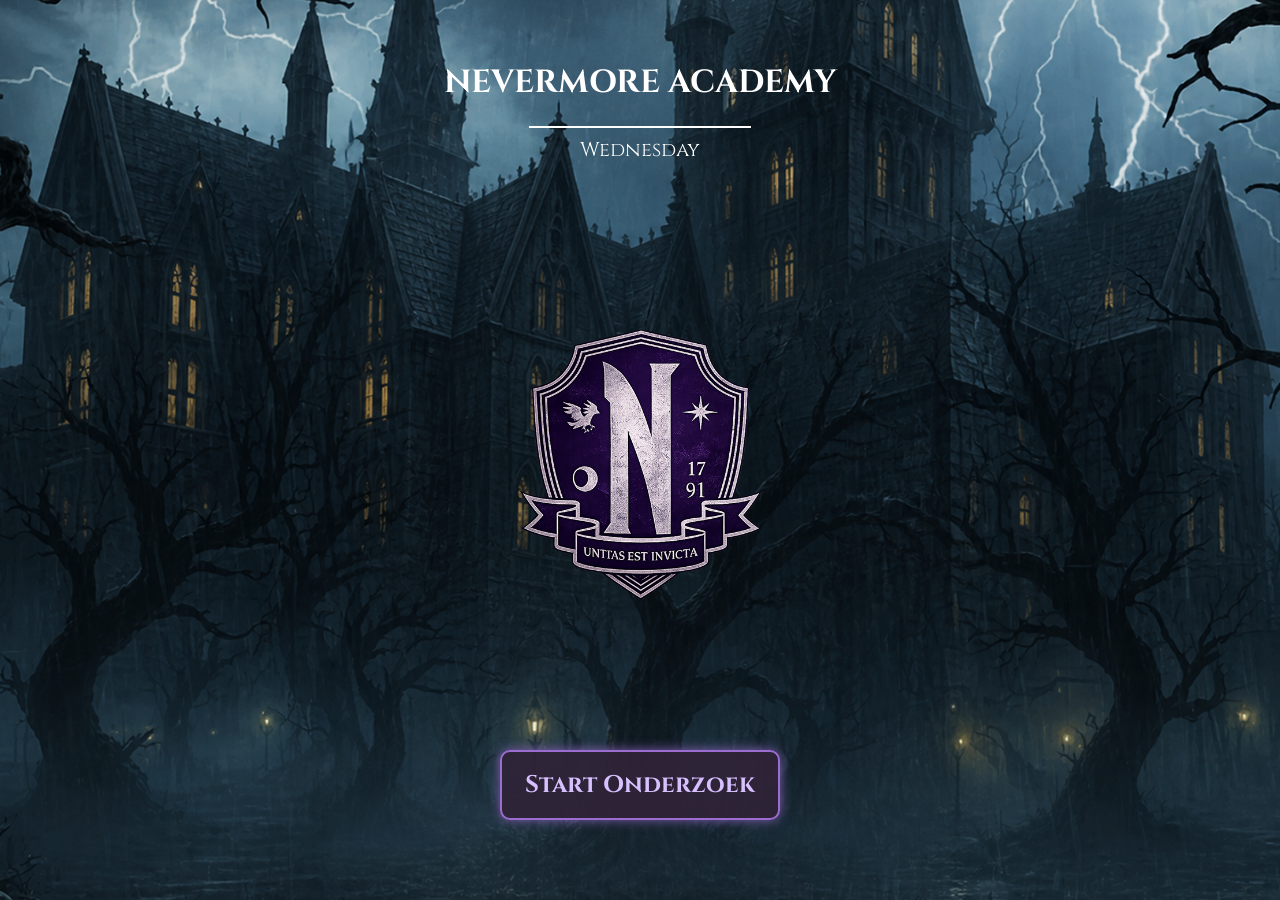
<file: index.html>
<!DOCTYPE html>
<html lang="en">
<head>
    <meta charset="UTF-8">
    <meta name="viewport" content="width=device-width, initial-scale=1.0">
    <title>Home</title>
    <link rel="stylesheet" href="css/home.css">
    <link href="https://fonts.googleapis.com/css2?family=Cinzel&display=swap" rel="stylesheet">
</head>
<body>
    <div class="titel">
    <h1>NEVERMORE ACADEMY</h1>
    <hr>
    <h2>Wednesday</h2>
</div>

    <img src="images/Logo.png" class="logo">

    <a href="beschrijving.html">
        <button>Start Onderzoek</button>
</body>
</html>
</file>
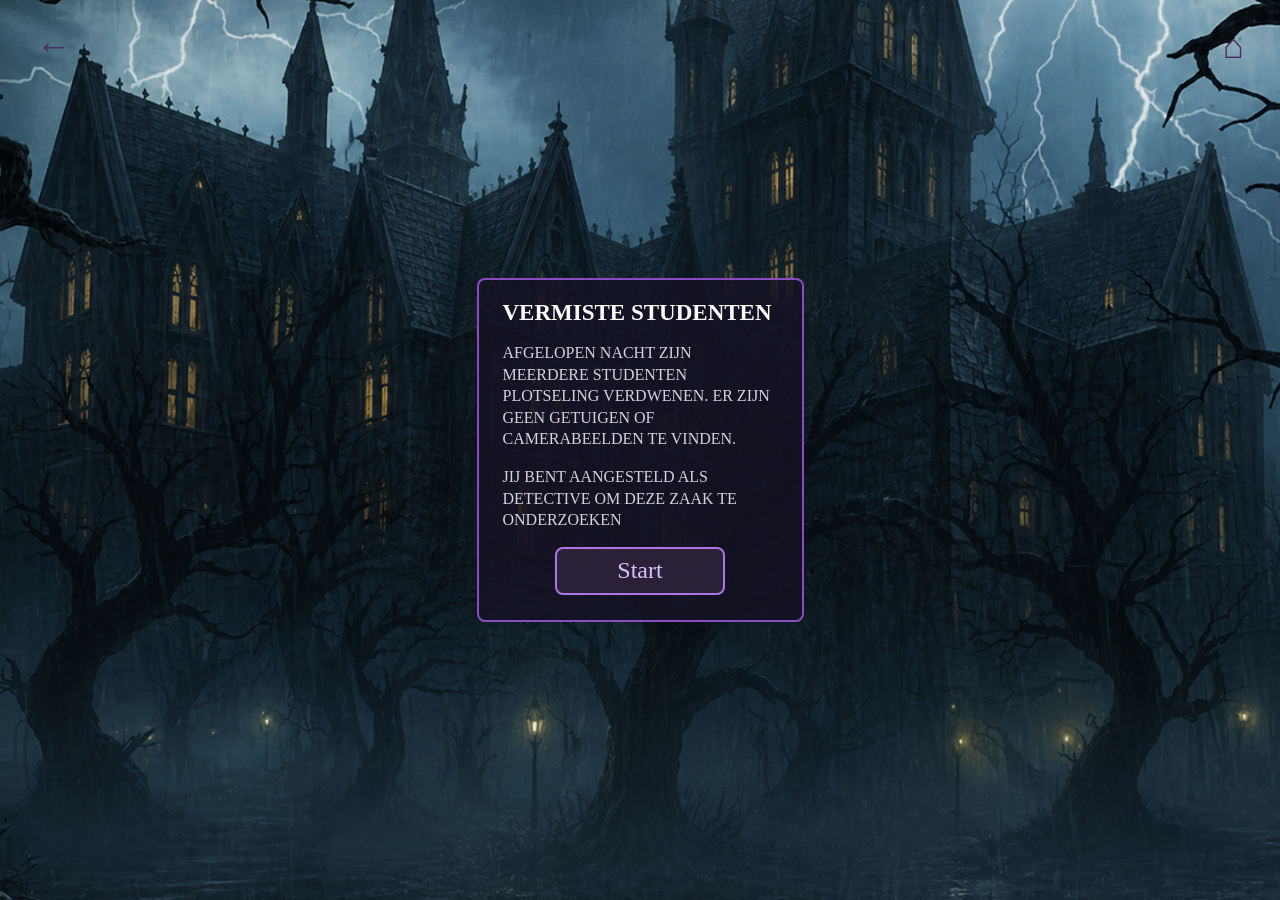
<file: Beschrijving.html>
<!DOCTYPE html>
<html lang="nl">
<head>
    <meta charset="UTF-8">
    <meta name="viewport" content="width=device-width, initial-scale=1.0">
    <title>Vermiste Studenten</title>
    <link rel="stylesheet" href="css/beschrijving.css">
</head>
<body>

    <button class="back" onclick="history.back()">←</button>
    <button class="home" onclick="window.location.href='index.html'">⌂</button>

    <div class="story-box">
        <h1>Vermiste Studenten</h1>

        <p>
            Afgelopen nacht zijn meerdere studenten plotseling verdwenen.
            Er zijn geen getuigen of camerabeelden te vinden.
        </p>

        <p>
            Jij bent aangesteld als detective om deze zaak te onderzoeken
        </p>

        <a href="Puzzel1.html">
            <button class="start-btn">Start</button>
        </a>
    </div>

</body>
</html>
</file>
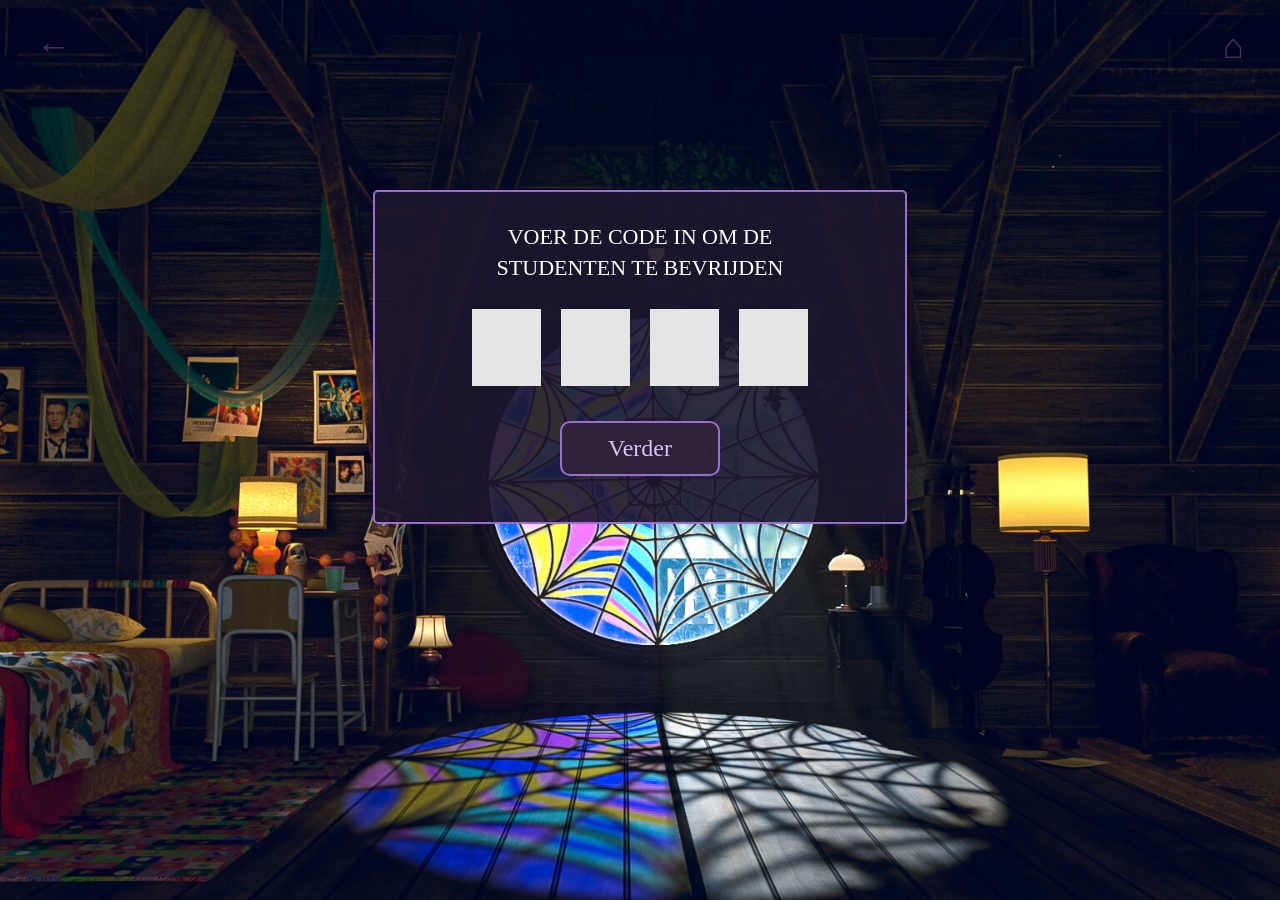
<file: Code_invoeren.html>
<!DOCTYPE html>
<html lang="nl">
<head>
  <meta charset="UTF-8" />
  <meta name="viewport" content="width=device-width, initial-scale=1.0" />
  <title>Code</title>
  <link rel="stylesheet" href="css/code_invoeren.css" />
</head>
<body>
    <div class="game-screen">

    <button class="back" onclick="history.back()">←</button>
    <button class="home" onclick="window.location.href='index.html'">⌂</button>

    <div class="code-box">

        <h1>
            Voer de code in om de<br>
            studenten te bevrijden
        </h1>

        <div class="code-letters">
            <input type="text" maxlength="1" class="code-input">
            <input type="text" maxlength="1" class="code-input">
            <input type="text" maxlength="1" class="code-input">
            <input type="text" maxlength="1" class="code-input">
        </div>
        
        <button class="next-btn">Verder</button>

    </div>

</div>

<div id="wrongPopup" class="popup hidden">

    <div class="popup-content">

        <h2>Je hebt het fout!</h2>

        <p class="wrong-text">
            De studenten zijn nog<br>
            steeds spoorloos
        </p>

        <button id="opnieuwBtn">
            Probeer opnieuw
        </button>

    </div>

</div>

<script src="js/code_invoeren.js"></script>
</body>
</html>
</file>
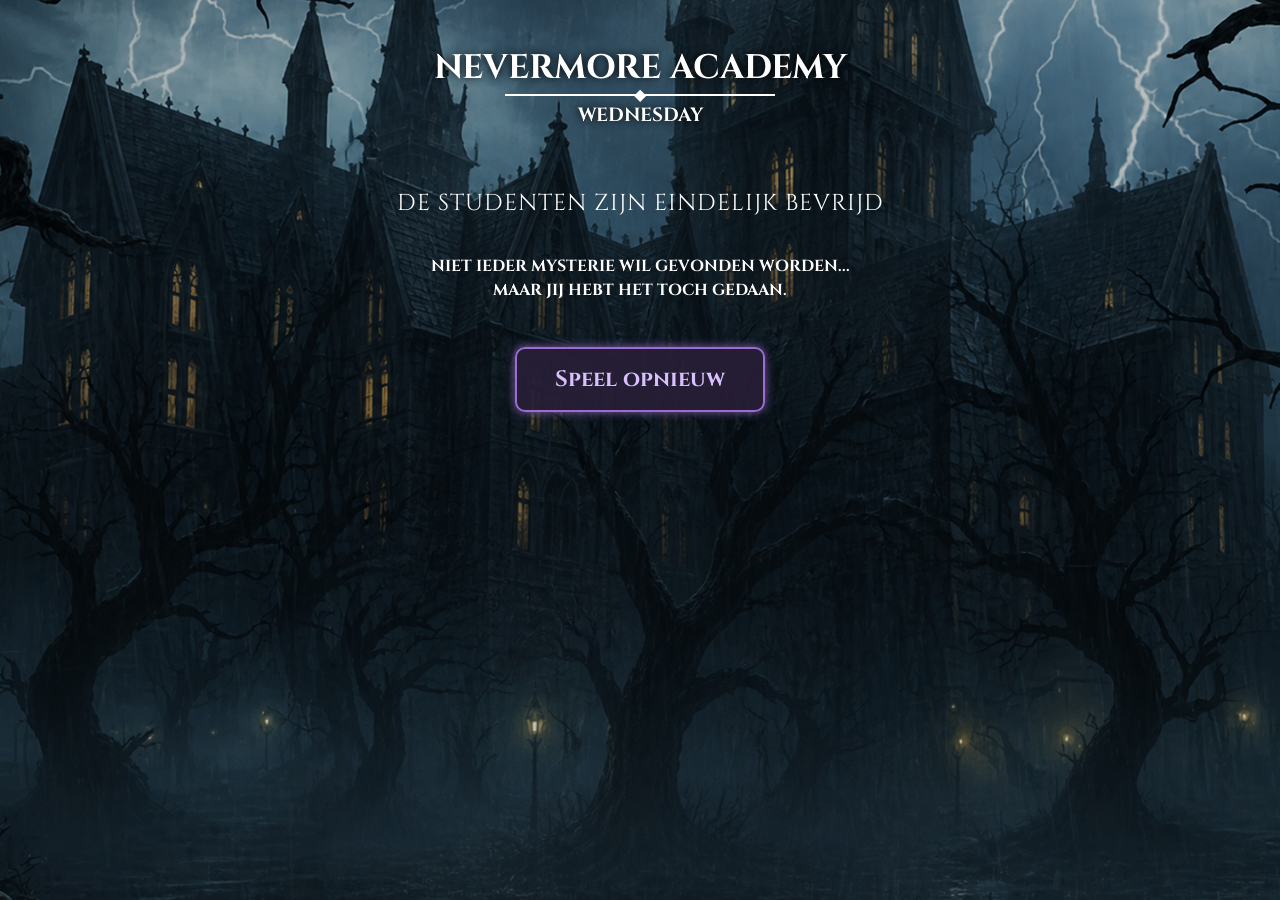
<file: eindscherm.html>
<!DOCTYPE html>
<html lang="nl">
<head>
    <meta charset="UTF-8">
    <meta name="viewport" content="width=device-width, initial-scale=1.0">
    <title>Einde</title>

    <link rel="stylesheet" href="css/eindscherm.css">
    <link href="https://fonts.googleapis.com/css2?family=Cinzel:wght@400;700&display=swap" rel="stylesheet">
</head>
<body>

    <main class="end-screen">

        <section class="content">
            <h1>NEVERMORE ACADEMY</h1>
            <div class="line"></div>
            <h2>WEDNESDAY</h2>

            <p class="main-text">
                De studenten zijn eindelijk bevrijd
            </p>

            <p class="sub-text">
                Niet ieder mysterie wil gevonden worden...<br>
                Maar jij hebt het toch gedaan.
            </p>

            <a href="index.html">
                <button>Speel opnieuw</button>
            </a>
        </section>

    </main>

</body>
</html>
</file>
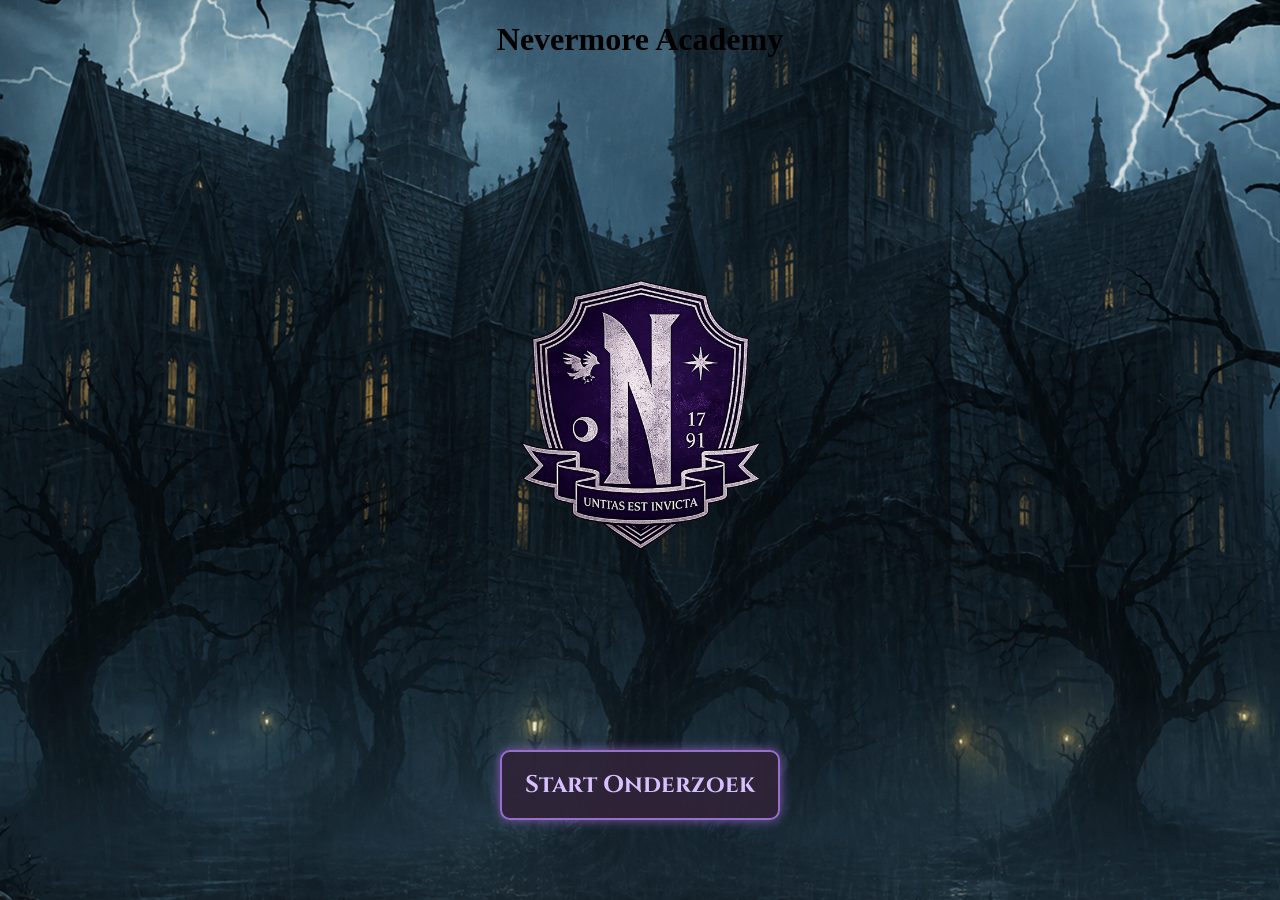
<file: Home.html>
<!DOCTYPE html>
<html lang="en">
<head>
    <meta charset="UTF-8">
    <meta name="viewport" content="width=device-width, initial-scale=1.0">
    <title>Home</title>
    <link rel="stylesheet" href="css/home.css">
    <link href="https://fonts.googleapis.com/css2?family=Cinzel&display=swap" rel="stylesheet">
</head>
<body>
    <h1>Nevermore Academy</h1>

    <img src="images/Logo.png" class="logo">

    <a href="beschrijving.html">
        <button>Start Onderzoek</button>
</body>
</html>
</file>
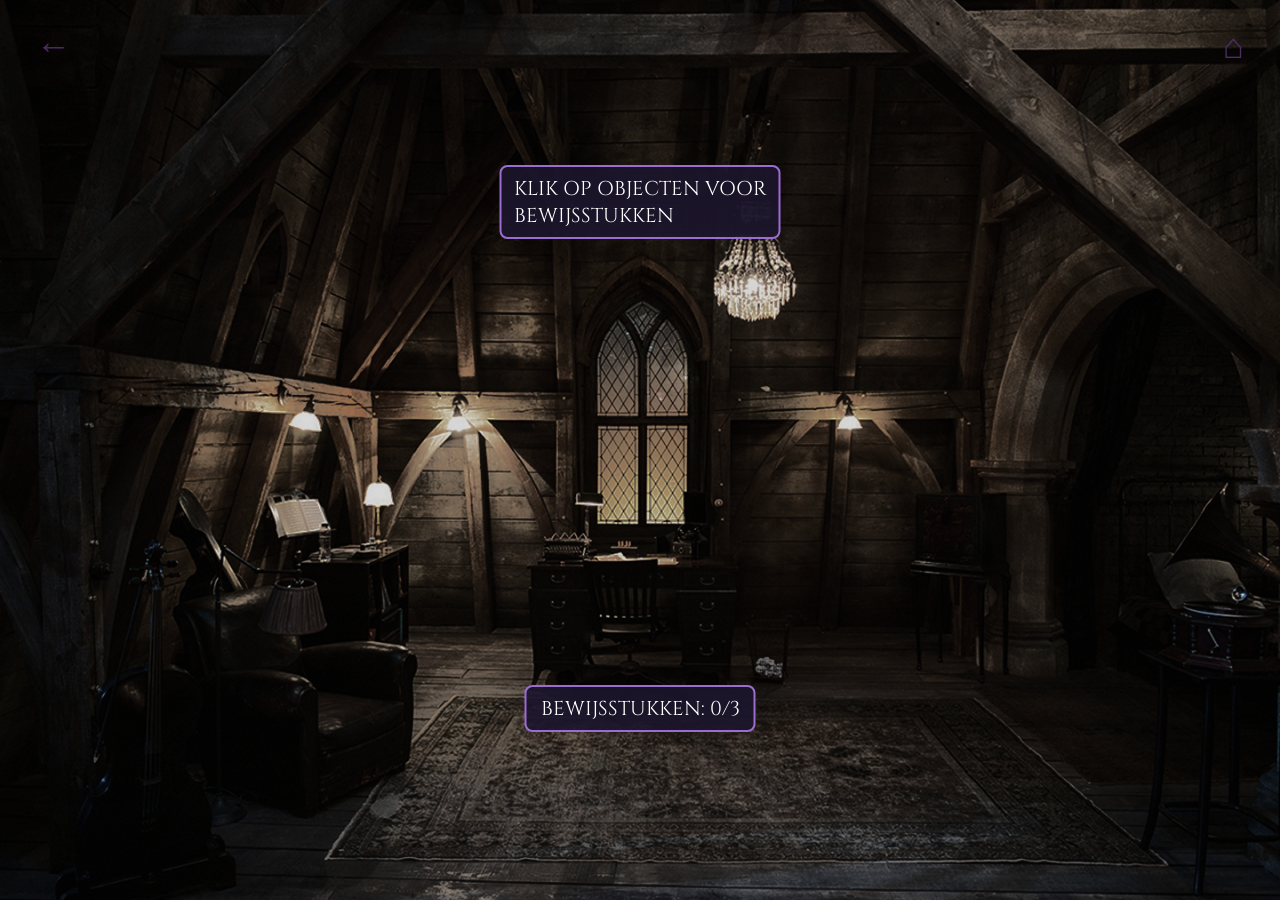
<file: Puzzel1.html>
<!DOCTYPE html>
<html lang="nl">
<head>
    <meta charset="UTF-8">
    <meta name="viewport" content="width=device-width, initial-scale=1.0">
    <title>Bewijsstukken</title>
    <link rel="stylesheet" href="css/puzzel1.css">
    <link href="https://fonts.googleapis.com/css2?family=Cinzel&display=swap" rel="stylesheet">
</head>
<body>

    <main class="game-screen">

        <button class="back" onclick="history.back()">←</button>
        <button class="home" onclick="window.location.href='index.html'">⌂</button>

        <div class="title">
            Klik op objecten voor<br>
            bewijsstukken
        </div>

        <button class="hotspot hotspot-1"></button>
        <button class="hotspot hotspot-2"></button>
        <button class="hotspot hotspot-3"></button>

        <p class="progress">Bewijsstukken: 0/3</p>

        <div id="popup" class="popup hidden">
 
            <div class="popup-content">

                <h2>Je hebt het goed!</h2>

                <p>Je letter is:</p>

                <div class="letter">D</div>

                <button id="verderBtn">Verder</button>

            </div>

        </div>

    </main>

    <script src="js/puzzel1.js"></script>

</body>
</html>
</file>
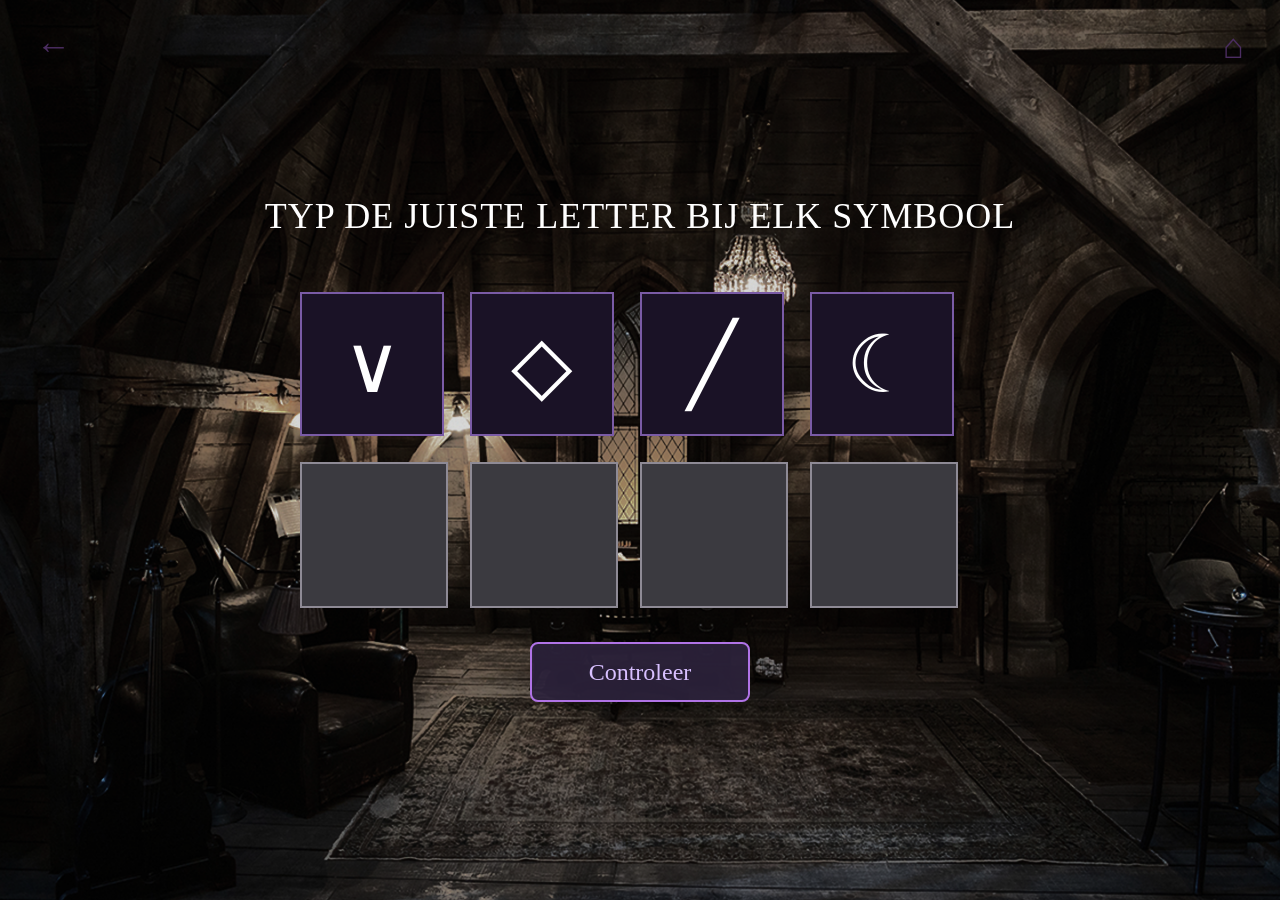
<file: Puzzel2.html>
<!DOCTYPE html>
<html lang="nl">
<head>
  <meta charset="UTF-8" />
  <meta name="viewport" content="width=device-width, initial-scale=1.0" />
  <title>Bewijsstukken puzzel</title>
  <link rel="stylesheet" href="css/puzzel2.css" />
</head>
<body>
  <div class="game-screen">
    <div class="top-bar">
      <button class="back" onclick="history.back()">←</button>
      <button class="home" onclick="window.location.href='index.html'">⌂</button>
    </div>

    <h1>Typ de juiste letter bij elk symbool</h1>

    <div class="puzzle">
      <div class="symbol">∨</div>
      <div class="symbol">◇</div>
      <div class="symbol">╱</div>
      <div class="symbol">☾</div>

      <input type="text" maxlength="1" class="answer">
      <input type="text" maxlength="1" class="answer">
      <input type="text" maxlength="1" class="answer">
      <input type="text" maxlength="1" class="answer">
    </div>

    <button class="check-btn">Controleer</button>
  </div>

  <div id="popup" class="popup hidden">

    <div class="popup-content">

        <h2>Je hebt het goed!</h2>

        <p>Je letter is:</p>

        <div class="letter-code">A</div>

        <button id="verderBtn">Verder</button>

    </div>

</div>

<div id="wrongPopup" class="popup hidden">

    <div class="popup-content">

        <h2>Je hebt het fout!</h2>

        <p class="wrong-text">
            De studenten zijn nog<br>
            steeds spoorloos
        </p>

        <button id="opnieuwBtn">Probeer opnieuw</button>

    </div>

</div>

<script src="js/puzzel2.js"></script>
</body>
</html>
</file>
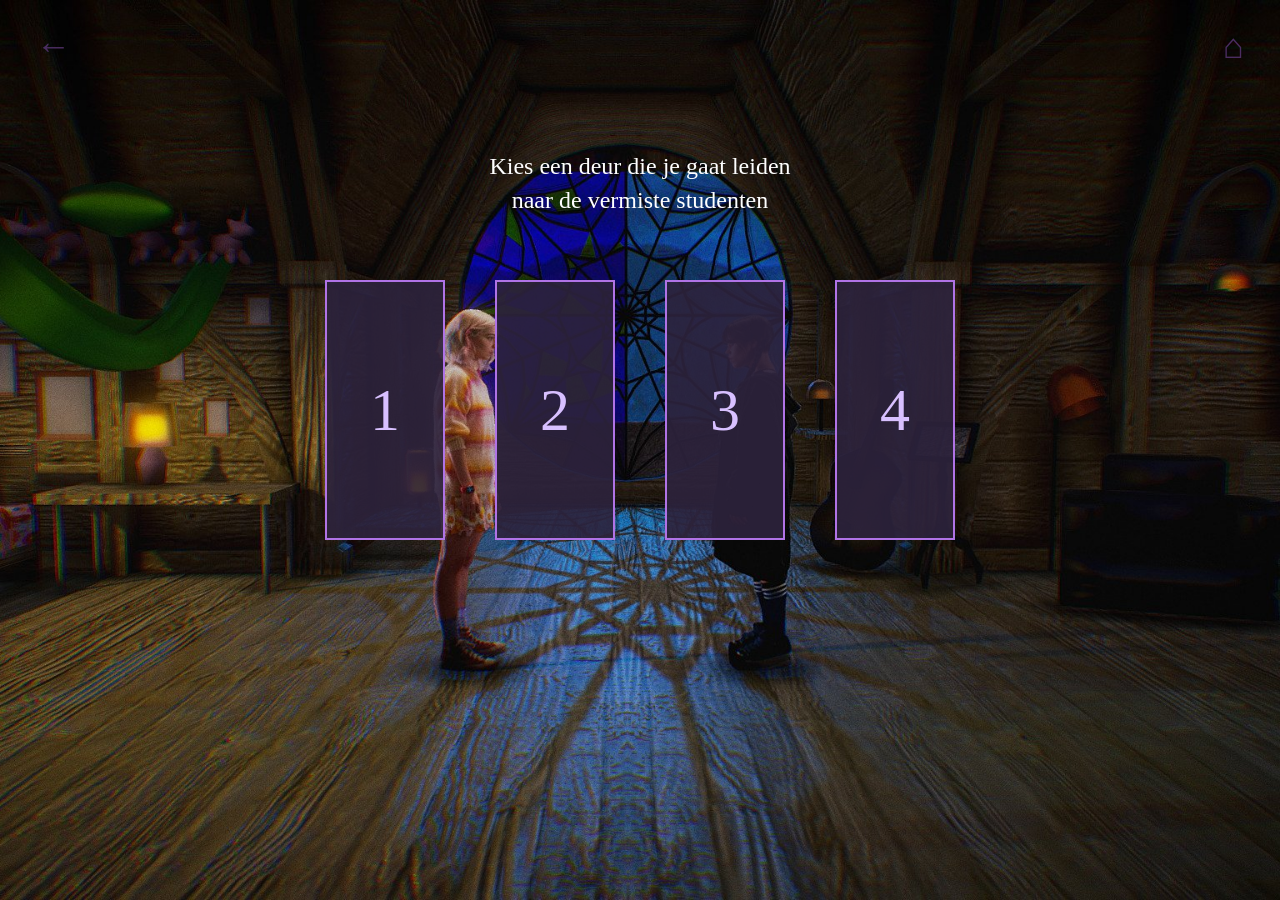
<file: Puzzel3.html>
<!DOCTYPE html>
<html lang="nl">
<head>
  <meta charset="UTF-8" />
  <meta name="viewport" content="width=device-width, initial-scale=1.0" />
  <title>Puzzel 3</title>
  <link rel="stylesheet" href="css/puzzel3.css" />
</head>
<body>
    <div class="game-screen">

    <button class="back" onclick="history.back()">←</button>
    <button class="home" onclick="window.location.href='index.html'">⌂</button>

    <h1>
        Kies een deur die je gaat leiden<br>
        naar de vermiste studenten
    </h1>

    <div class="doors">

        <button class="door">1</button>

        <button class="door">2</button>

        <button class="door door-3">3</button>

        <button class="door">4</button>

    </div>

</div>

<div id="popup" class="popup hidden">

    <div class="popup-content">

        <h2>Je hebt het goed!</h2>

        <p>Je letter is:</p>

        <div class="letter-code">R</div>

        <button id="verderBtn">Verder</button>

    </div>

</div>

<div id="wrongPopup" class="popup hidden">

    <div class="popup-content">

        <h2>Je hebt het fout!</h2>

        <p class="wrong-text">
            De studenten zijn nog<br>
            steeds spoorloos
        </p>

        <button id="opnieuwBtn">
            Probeer opnieuw
        </button>

    </div>

</div>

<script src="js/puzzel3.js"></script>
</body>
</html>
</file>
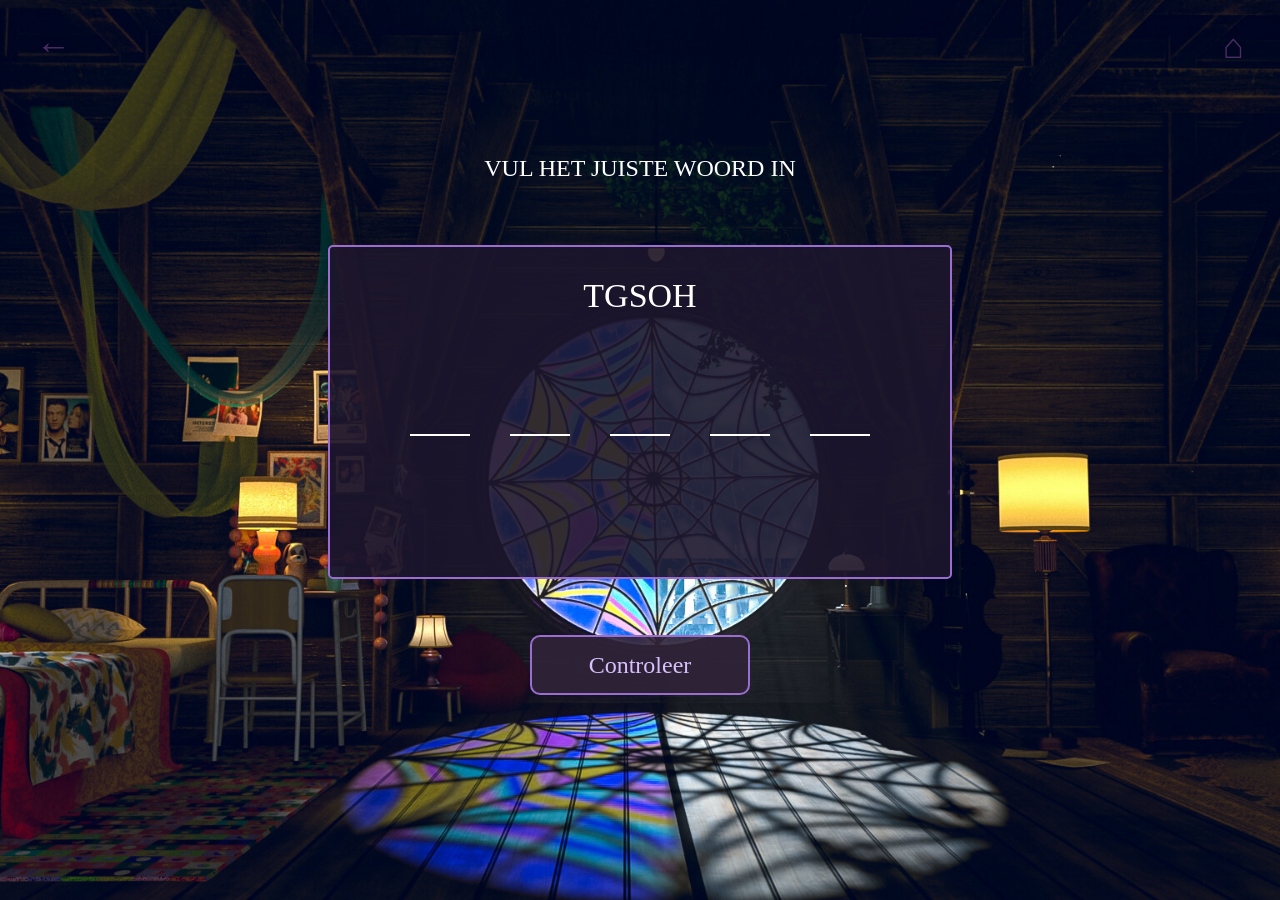
<file: Puzzel4.html>
<!DOCTYPE html>
<html lang="nl">
<head>
    <meta charset="UTF-8">
    <meta name="viewport" content="width=device-width, initial-scale=1.0">
    <title>Puzzel 4</title>
    <link rel="stylesheet" href="css/puzzel4.css">
</head>
<body>

    <div class="game-screen">

        <button class="back" onclick="history.back()">←</button>
        <button class="home" onclick="window.location.href='index.html'">⌂</button>

        <h1>Vul het juiste woord in</h1>

        <div class="puzzle-box">

            <div class="scrambled-word">
                TGSOH
            </div>

            <div class="letters">

                <div class="letter-box">
                    <input type="text" maxlength="1" class="answer">
                    <div class="line"></div>
                </div>

                <div class="letter-box">
                    <input type="text" maxlength="1" class="answer">
                    <div class="line"></div>
                </div>

                <div class="letter-box">
                    <input type="text" maxlength="1" class="answer">
                    <div class="line"></div>
                </div>

                <div class="letter-box">
                    <input type="text" maxlength="1" class="answer">
                    <div class="line"></div>
                </div>

                <div class="letter-box">
                    <input type="text" maxlength="1" class="answer">
                    <div class="line"></div>
                </div>

            </div>

        </div>

        <button class="check-btn">Controleer</button>

        <div id="popup" class="popup hidden">

            <div class="popup-content">

                <h2>Je hebt het goed!</h2>

                <p>Je letter is:</p>

                <div class="letter-code">K</div>

                <button id="verderBtn">Verder</button>

            </div>

        </div>

        <div id="wrongPopup" class="popup hidden">

            <div class="popup-content">

                <h2>Je hebt het fout!</h2>

                <p class="wrong-text">
                    De studenten zijn nog<br>
                    steeds spoorloos
                </p>

                <button id="opnieuwBtn">
                    Probeer opnieuw
                </button>

            </div>

        </div>

    </div>

    <script src="js/puzzel4.js"></script>

</body>
</html>
</file>
<file: css/home.css>
body {
    background-image: url("../images/Gebouw.png");
    background-repeat: no-repeat;
    background-size: cover;
    background-position: center;
    background-color: black;
    height: 100vh;
    margin: 0;

    display: flex;
    flex-direction: column;
    justify-content: space-between;
    align-items: center;
}

.logo {
    width: 250px;
    display: block;
    margin: auto;
}

a {
    text-decoration: none;
    margin-bottom: 80px;
}

button {
    background-color: rgba(48, 35, 56, 0.9);
    color: #d8c0ff;
    font-family: 'Cinzel', serif;
    font-size: 24px;
    font-weight: bold;

    width: 280px;
    height: 70px;

    border: 2px solid #9b6dd1;
    border-radius: 10px;

    cursor: pointer;

    box-shadow: 0 0 12px rgba(155, 109, 209, 0.8);
    transition: 0.3s;
}

button:hover {
    background-color: rgba(70, 50, 80, 0.95);
    transform: scale(1.03);
}

.titel {
    text-align: center;
    margin-top: 40px;
    color: white;
    font-family: 'Cinzel', serif;
}

.titel hr {
    width: 220px;
    border: 1px solid white;
}

.titel h2 {
    margin-top: 5px;
    font-size: 20px;
    font-weight: normal;
}
</file>
<file: css/beschrijving.css>
body {
    background-image: url("../images/Gebouw.png");
    background-repeat: no-repeat;
    background-size: cover;
    background-position: center;
    background-color: black;
    height: 100vh;
    margin: 0;
    font-family: 'Cinzel', serif;

    display: flex;
    justify-content: center;
    align-items: center;
}

.back,
.home {
    position: absolute;
    top: 25px;
    background: none;
    border: none;
    color: #4b2d61;
    font-size: 35px;
    font-weight: bold;
    cursor: pointer;
}

.back {
    left: 30px;
}

.home {
    right: 30px;
}

.story-box {
    width: 275px;
    min-height: 300px;
    padding: 20px 24px;
    border: 2px solid #8b4cc2;
    border-radius: 8px;
    background-color: rgba(20, 18, 35, 0.82);
    color: white;
}

.story-box h1 {
    font-size: 23px;
    margin: 0 0 15px 0;
    text-transform: uppercase;
}

.story-box p {
    font-size: 16px;
    line-height: 1.35;
    color: #d8d0df;
    text-transform: uppercase;
}

.story-box a {
    text-decoration: none;
}

.start-btn {
    display: block;
    margin: 10px auto 0;
    width: 170px;
    height: 48px;

    background-color: rgba(45, 35, 60, 0.9);
    color: #d8c0ff;

    border: 2px solid #b073e6;
    border-radius: 8px;

    font-family: 'Cinzel', serif;
    font-size: 24px;
    cursor: pointer;
}
</file>
<file: css/code_invoeren.css>
body {
    margin: 0;
    height: 100vh;
    background-image: url("../images/Slaapkamer.png");
    background-repeat: no-repeat;
    background-size: cover;
    background-position: center;

    display: flex;
    justify-content: center;
    align-items: center;
    font-family: 'Cinzel', serif;
}

.game-screen {
    width: 900px;
    height: 650px;
    position: relative;
    overflow: hidden;
}

.back,
.home {
    position: fixed;
    top: 25px;
    background: none;
    border: none;
    color: #4b2d61;
    font-size: 35px;
    font-weight: bold;
    cursor: pointer;
}

.back {
    left: 30px;
}

.home {
    right: 30px;
}

.code-box {
    position: absolute;
    top: 65px;
    left: 50%;
    transform: translateX(-50%);

    width: 530px;
    height: 330px;

    background-color: rgba(28, 22, 45, 0.9);
    border-radius: 5px;
    border: 2px solid #9b6dd1;

    text-align: center;
}

h1 {
    margin-top: 30px;
    color: white;
    font-size: 22px;
    font-weight: 400;
    text-transform: uppercase;
    line-height: 1.4;
}

.code-letters {
    display: flex;
    justify-content: center;
    gap: 20px;
    margin-top: 25px;
}

.code-input {
    width: 65px;
    height: 75px;

    background-color: #e5e5e5;
    border: none;

    text-align: center;
    font-family: 'Cinzel', serif;
    font-size: 42px;
    color: black;

    text-transform: uppercase;
    outline: none;
}

.next-btn {
    margin-top: 35px;

    width: 160px;
    height: 55px;

    background-color: rgba(48, 35, 56, 0.9);
    color: #d8c0ff;

    border: 2px solid #9b6dd1;
    border-radius: 10px;
    
    font-family: 'Cinzel', serif;
    font-size: 24px;
    cursor: pointer;
}

.next-btn:hover {
    background-color: #564254;
}

.popup {
    position: absolute;
    inset: 0;

    display: flex;
    justify-content: center;
    align-items: center;

    background-color: rgba(0, 0, 0, 0.5);

    z-index: 20;
}

.popup-content {
    width: 500px;
    height: 380px;

    background-color: #423441;

    border-radius: 8px;

    text-align: center;
    color: white;
}

.popup-content h2 {
    margin-top: 40px;

    font-size: 30px;
    font-weight: 400;
    text-transform: uppercase;
}

.wrong-text {
    margin-top: 50px;

    font-size: 24px;
    line-height: 1.6;
    text-transform: uppercase;
}

#opnieuwBtn {
    margin-top: 35px;

    width: 250px;
    height: 60px;

    background-color: #9d9d9d;
    color: black;

    border: none;
    border-radius: 10px;

    font-family: 'Cinzel', serif;
    font-size: 22px;

    cursor: pointer;
}

#opnieuwBtn:hover {
    background-color: #b5b5b5;
}

.hidden {
    display: none;
}
</file>
<file: css/eindscherm.css>
* {
    margin: 0;
    padding: 0;
    box-sizing: border-box;
}

body {
    height: 100vh;
    background-image: url("../images/Gebouw.png");
    background-size: cover;
    background-position: center;
    background-repeat: no-repeat;

    font-family: 'Cinzel', serif;
    color: white;
    overflow: hidden;
}

.end-screen {
    width: 100%;
    height: 100vh;
    background: rgba(0, 0, 0, 0.18);

    display: flex;
    justify-content: center;
    align-items: flex-start;
}

.content {
    width: 100%;
    text-align: center;
    padding-top: 45px;
}

h1 {
    font-size: 34px;
    font-weight: 700;
    text-shadow: 0 0 8px black;
}

.line {
    width: 270px;
    height: 2px;
    background-color: white;
    margin: 3px auto 0;
    position: relative;
}

.line::after {
    content: "◆";
    position: absolute;
    left: 50%;
    top: -10px;
    transform: translateX(-50%);
    font-size: 16px;
    color: white;
}

h2 {
    font-size: 19px;
    margin-top: 6px;
    font-weight: 700;
    text-shadow: 0 0 8px black;
}

.main-text {
    margin-top: 60px;
    font-size: 23px;
    text-transform: uppercase;
    letter-spacing: 1px;
}

.sub-text {
    margin-top: 35px;
    font-size: 16px;
    font-weight: 700;
    line-height: 1.5;
    text-transform: uppercase;
}

a {
    text-decoration: none;
}

button {
    margin-top: 45px;

    width: 250px;
    height: 65px;

    background-color: rgba(40, 30, 55, 0.9);
    color: #d8c0ff;

    border: 2px solid #9b6dd1;
    border-radius: 10px;

    font-family: 'Cinzel', serif;
    font-size: 22px;
    font-weight: 700;

    cursor: pointer;
    box-shadow: 0 0 10px rgba(155, 109, 209, 0.8);
}

button:hover {
    background-color: rgba(70, 50, 90, 0.95);
    transform: scale(1.03);
}
</file>
<file: css/puzzel1.css>
body {
    margin: 0;
    height: 100vh;
    background-image: url("../images/Kamer.png");
    background-repeat: no-repeat;
    background-size: cover;
    background-position: center;
    background-color: black;

    display: flex;
    justify-content: center;
    align-items: center;
    font-family: 'Cinzel', serif;
}

.game-screen {
    width: 900px;
    height: 650px;
    position: relative;
    overflow: hidden;
}

.back,
.home {
    position: fixed;
    top: 25px;
    background: none;
    border: none;
    color: #4b2d61;
    font-size: 35px;
    font-weight: bold;
    cursor: pointer;
}

.back {
    left: 30px;
}

.home {
    right: 30px;
}

.title {
    position: absolute;
    top: 40px;
    left: 50%;
    transform: translateX(-50%);

    padding: 8px 12px;
    border: 2px solid #9b6dd1;
    border-radius: 8px;
    background-color: rgba(28, 22, 45, 0.9);

    color: white;
    font-size: 20px;
    text-transform: uppercase;
    line-height: 1.35;
}


.hotspot {
    position: absolute;

    background: transparent;
    border: none;

    cursor: pointer;
    z-index: 5;
}


.hotspot-1 {
    left: 10px;
    top: 360px;
    width: 40px;
    height: 40px;
}


.hotspot-2 {
    left: 300px;
    top: 380px;
    width: 60px;
    height: 60px;
}


.hotspot-3 {
    left: 540px;
    top: 520px;
    width: 60px;
    height: 60px;
}

.progress {
    position: absolute;
    bottom: 23px;
    left: 50%;
    transform: translateX(-50%);

    padding: 8px 14px;
    border: 2px solid #9b6dd1;
    border-radius: 8px;
    background-color: rgba(28, 22, 45, 0.9);

    color: white;
    font-size: 20px;
    text-transform: uppercase;
}

.popup {
    position: absolute;
    inset: 0;

    display: flex;
    justify-content: center;
    align-items: center;

    background-color: rgba(0, 0, 0, 0.5);
    z-index: 20;
}

.popup-content {
    width: 500px;
    height: 380px;

    background-color: #423441;
    border-radius: 5px;

    text-align: center;
    color: white;
    font-family: 'Cinzel', serif;
}

.popup-content h2 {
    margin-top: 35px;
    font-size: 28px;
    font-weight: 400;
    text-transform: uppercase;
}

.popup-content p {
    margin-top: 30px;
    font-size: 24px;
    text-transform: uppercase;
}

.letter {
    margin-top: 15px;
    font-size: 90px;
    line-height: 1;
}

#verderBtn {
    margin-top: 25px;

    width: 180px;
    height: 55px;

    background-color: #9b9b9b;
    color: black;

    border: none;
    border-radius: 8px;

    font-family: 'Cinzel', serif;
    font-size: 24px;
    cursor: pointer;
}

.hidden {
    display: none;
}
</file>
<file: css/puzzel2.css>
body {
    margin: 0;
    height: 100vh;
    background-image: url("../images/Kamer.png");
    background-repeat: no-repeat;
    background-size: cover;
    background-position: center;
    background-color: black;

    display: flex;
    justify-content: center;
    align-items: center;
    font-family: 'Cinzel', serif;
}

.game-screen {
    width: 900px;
    height: 650px;
    position: relative;
    overflow: hidden;
}

.top-bar {
    position: absolute;
    top: 25px;
    left: 30px;
    right: 30px;
    display: flex;
    justify-content: space-between;
}

.back,
.home {
    position: fixed;
    top: 25px;
    background: none;
    border: none;
    color: #4b2d61;
    font-size: 35px;
    font-weight: bold;
    cursor: pointer;
}

.back {
    left: 30px;
}

.home {
    right: 30px;
}

h1 {
    text-align: center;
    font-size: 36px;
    font-family: 'Cinzel', serif;
    color: white;
    margin-top: 70px;
    text-transform: uppercase;
    font-weight: 400;
    letter-spacing: 1px;
}

.puzzle {
    width: 680px;
    margin: 55px auto 0;
    display: grid;
    grid-template-columns: repeat(4, 140px);
    grid-template-rows: repeat(2, 140px);
    gap: 30px;
}

.symbol,
.letter {
    width: 140px;
    height: 140px;

    display: flex;
    justify-content: center;
    align-items: center;

    font-family: 'Cinzel', serif;
}

.symbol {
    background-color: #1a1226;
    border: 2px, solid #7a5ba6;
    color: white;
    font-size: 80px;
}

.letter {
    background-color: #8b8b8b;
    color: black;
    font-size: 80px;
}

.answer {
    width: 140px;
    height: 140px;

    background-color: #3b3a40;
    border: 2px, solid #8e8a95;

    text-align: center;

    font-family: 'Cinzel', serif;
    font-size: 80px;
    color: black;
}

.check-btn {
    display: block;
    margin: 40px auto 0;

    width: 220px;
    height: 60px;

    background-color: rgba(45, 35, 60, 0.9);
    color: #d8c0ff;

    border: 2px solid #b073e6;
    border-radius: 8px;;

    font-family: 'Cinzel', serif;
    font-size: 24px;
    cursor: pointer;
}

.check-btn:hover {
    background-color: #564254;
}

.popup {
    position: absolute;
    inset: 0;

    display: flex;
    justify-content: center;
    align-items: center;

    background-color: rgba(0, 0, 0, 0.5);
    z-index: 20;
}

.popup-content {
    width: 500px;
    height: 380px;

    background-color: #423441;

    border-radius: 5px;

    text-align: center;
    color: white;

    font-family: 'Cinzel', serif;
}

.popup-content h2 {
    margin-top: 40px;
    font-size: 32px;
    font-weight: 400;
    text-transform: uppercase;
}

.popup-content p {
    margin-top: 35px;
    font-size: 28px;
    text-transform: uppercase;
}

.letter-code {
    margin-top: 15px;
    font-size: 90px;
}

#verderBtn {
    margin-top: 25px;

    width: 180px;
    height: 55px;

    background-color: #999999;
    color: black;

    border: none;
    border-radius: 8px;

    font-family: 'Cinzel', serif;
    font-size: 24px;
    cursor: pointer;
}

#opnieuwBtn {
    margin-top: 35px;

    width: 280px;
    height: 60px;

    background-color: #a0a0a0;
    color: black;

    border: none;
    border-radius: 10px;

    font-family: 'Cinzel', serif;
    font-size: 22px;
    cursor: pointer;
}

.hidden {
    display: none;
}
</file>
<file: css/puzzel3.css>
body {
    margin: 0;
    height: 100vh;
    background-image: url("../images/Zolder.png");
    background-repeat: no-repeat;
    background-size: cover;
    background-position: center;

    display: flex;
    justify-content: center;
    align-items: center;
    font-family: 'Cinzel', serif;
}

.game-screen {
    width: 900px;
    height: 650px;
    position: relative;
    overflow: hidden;
}

.back,
.home {
    position: fixed;
    top: 25px;
    background: none;
    border: none;
    color: #4b2d61;
    font-size: 35px;
    font-weight: bold;
    cursor: pointer;
}

.back {
    left: 30px;
}

.home {
    right: 30px;
}

h1 {
    position: absolute;
    top: 25px;
    width: 100%;

    margin: 0;

    text-align: center;
    color: white;

    font-size: 24px;
    font-weight: 400;
    line-height: 1.4;
}

.doors {
    position: absolute;
    top: 155px;
    left: 50%;

    transform: translateX(-50%);

    display: flex;
    gap: 50px;
}

.door {
    width: 120px;
    height: 260px;

    background-color: rgba(45, 35, 60, 0.9);
    border: 2px solid #b073e6;

    color: #d8c0ff;
    font-family: 'Cinzel', serif;
    font-size: 60px;

    cursor: pointer;
    transition: 0.3s;
}

.door:hover {
    transform: scale(1.05);
    background-color: #7b7373;
}

.popup {
    position: absolute;
    inset: 0;

    display: flex;
    justify-content: center;
    align-items: center;

    background-color: rgba(0, 0, 0, 0.5);

    z-index: 20;
}

.popup-content {
    width: 500px;
    height: 380px;

    background-color: #423441;

    border-radius: 8px;

    text-align: center;
    color: white;
}

.popup-content h2 {
    margin-top: 40px;

    font-size: 30px;
    font-weight: 400;
    text-transform: uppercase;
}

.popup-content p {
    margin-top: 30px;

    font-size: 24px;
    text-transform: uppercase;
}

.letter-code {
    margin-top: 20px;

    font-size: 90px;
    line-height: 1;
}

#verderBtn,
#opnieuwBtn {
    margin-top: 35px;

    width: 250px;
    height: 60px;

    background-color: #9d9d9d;
    color: black;

    border: none;
    border-radius: 10px;

    font-family: 'Cinzel', serif;
    font-size: 22px;

    cursor: pointer;
}

#verderBtn:hover,
#opnieuwBtn:hover {
    background-color: #b5b5b5;
}

.wrong-text {
    margin-top: 50px;

    font-size: 24px;
    line-height: 1.6;

    text-transform: uppercase;
}

.hidden {
    display: none;
}
</file>
<file: css/puzzel4.css>
body {
    margin: 0;
    height: 100vh;
    background-image: url("../images/Slaapkamer.png");
    background-repeat: no-repeat;
    background-size: cover;
    background-position: center;

    display: flex;
    justify-content: center;
    align-items: center;
    font-family: 'Cinzel', serif;
}

.game-screen {
    width: 900px;
    height: 650px;
    position: relative;
    overflow: hidden;
}

.back,
.home {
    position: fixed;
    top: 25px;
    background: none;
    border: none;
    color: #4b2d61;
    font-size: 35px;
    font-weight: bold;
    cursor: pointer;
}

.back {
    left: 30px;
}

.home {
    right: 30px;
}

h1 {
    position: absolute;
    top: 30px;

    width: 100%;

    margin: 0;

    text-align: center;

    color: white;
    font-size: 24px;
    font-weight: 400;
    text-transform: uppercase;
}

.puzzle-box {
    position: absolute;

    top: 120px;
    left: 50%;

    transform: translateX(-50%);

    width: 620px;
    height: 330px;

    background-color: rgba(28, 22, 45, 0.9);
    border-radius: 5px;
    border: 2px solid #9b6dd1;
}

.scrambled-word {
    text-align: center;

    margin-top: 30px;

    font-size: 34px;
    color: white;
}

.letters {
    display: flex;
    justify-content: center;
    gap: 40px;

    margin-top: 80px;
}

.letter-box {
    display: flex;
    flex-direction: column;
    align-items: center;
}

.letter-box input {
    width: 55px;

    background: transparent;
    border: none;

    text-align: center;

    font-family: 'Cinzel', serif;
    font-size: 32px;
    color: white;

    outline: none;
}

.line {
    width: 60px;
    height: 2px;
    background-color: white;
}

.check-btn {
    position: absolute;
    bottom: 80px;
    left: 50%;

    transform: translateX(-50%);

    width: 220px;
    height: 60px;

    background-color: rgba(48, 35, 56, 0.9);
    color: #d8c0ff;

    border: 2px solid #9b6dd1;
    border-radius: 10px;

    font-family: 'Cinzel', serif;
    font-size: 24px;
    cursor: pointer;
}

.check-btn:hover {
    background-color: #564254;
}

.popup {
    position: absolute;
    inset: 0;

    display: flex;
    justify-content: center;
    align-items: center;

    background-color: rgba(0, 0, 0, 0.5);

    z-index: 20;
}

.popup-content {
    width: 500px;
    height: 380px;

    background-color: #423441;

    border-radius: 8px;

    text-align: center;
    color: white;
}

.popup-content h2 {
    margin-top: 40px;

    font-size: 30px;
    font-weight: 400;
    text-transform: uppercase;
}

.popup-content p {
    margin-top: 30px;

    font-size: 24px;
    text-transform: uppercase;
}

.letter-code {
    margin-top: 20px;

    font-size: 90px;
    line-height: 1;
}

#verderBtn,
#opnieuwBtn {
    margin-top: 35px;

    width: 250px;
    height: 60px;

    background-color: #9d9d9d;
    color: black;

    border: none;
    border-radius: 10px;

    font-family: 'Cinzel', serif;
    font-size: 22px;

    cursor: pointer;
}

#verderBtn:hover,
#opnieuwBtn:hover {
    background-color: #b5b5b5;
}

.wrong-text {
    margin-top: 50px;

    font-size: 24px;
    line-height: 1.6;

    text-transform: uppercase;
}

.hidden {
    display: none;
}
</file>
